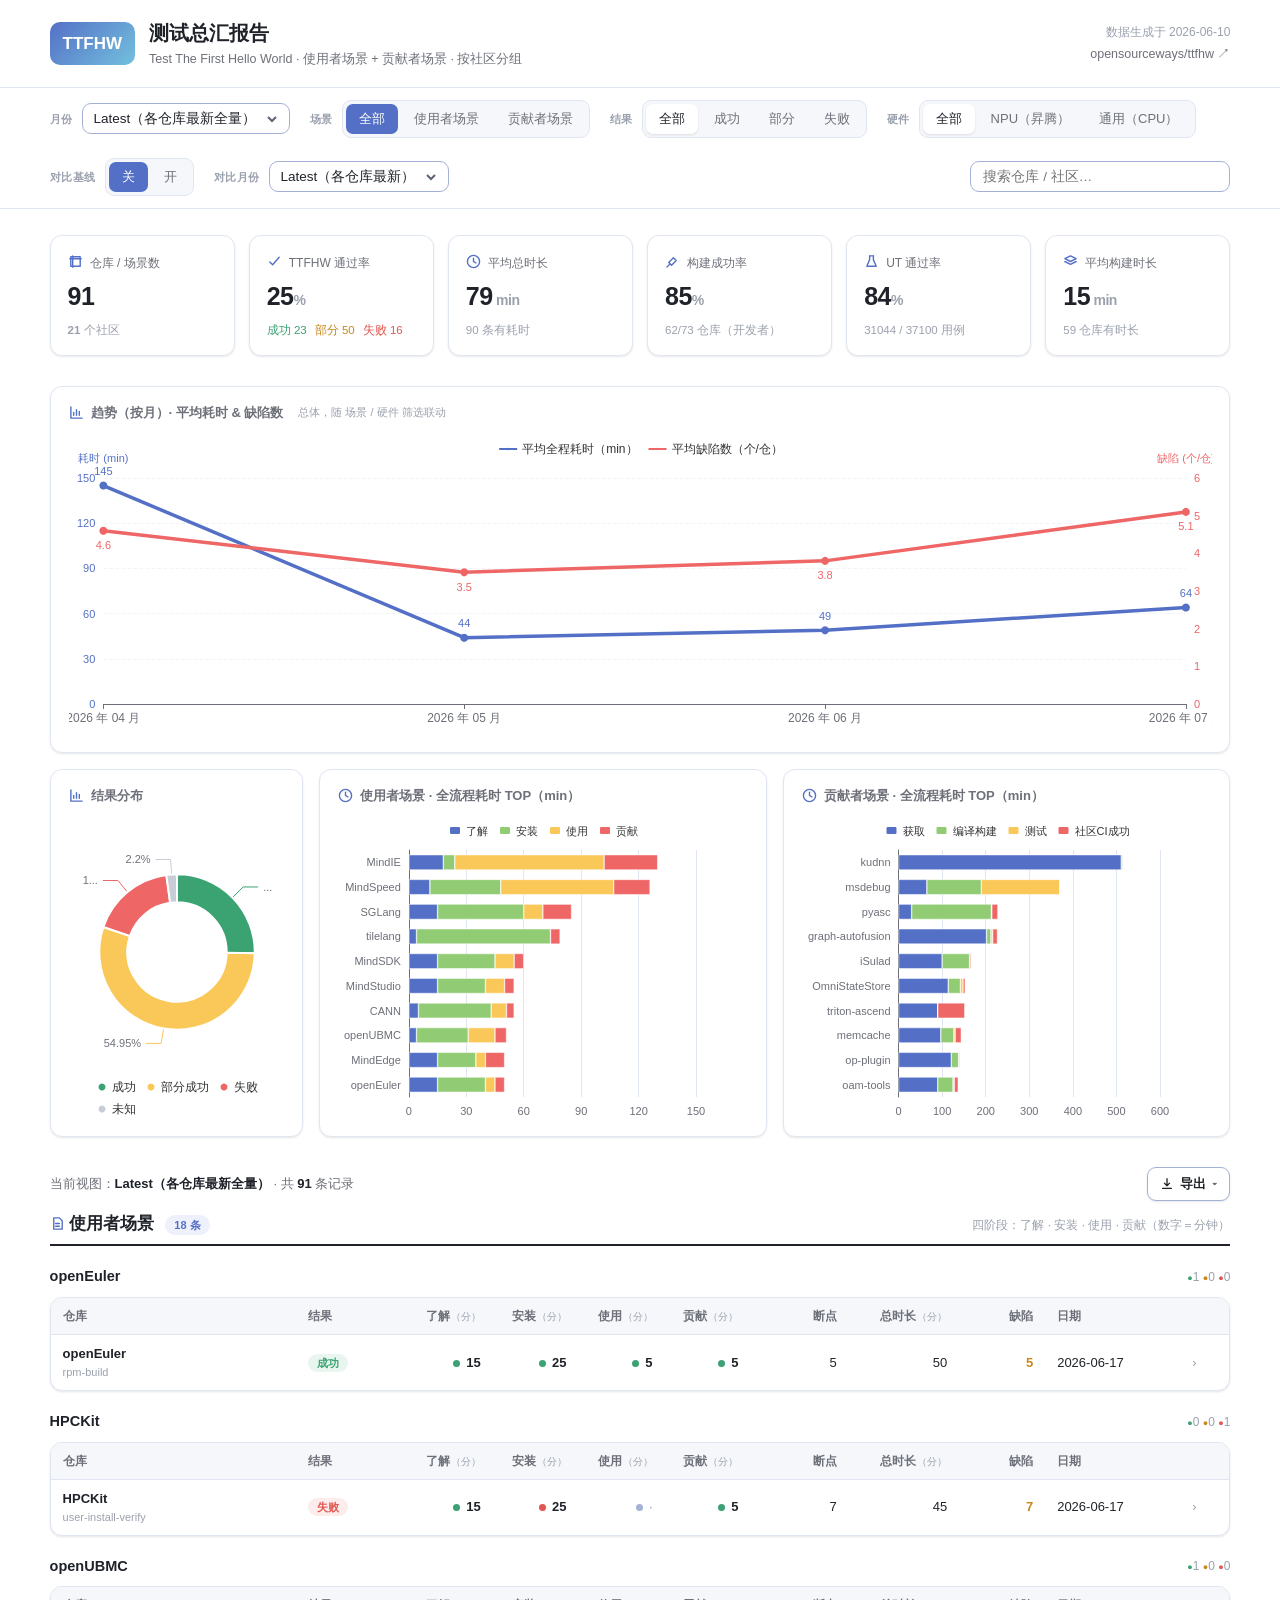
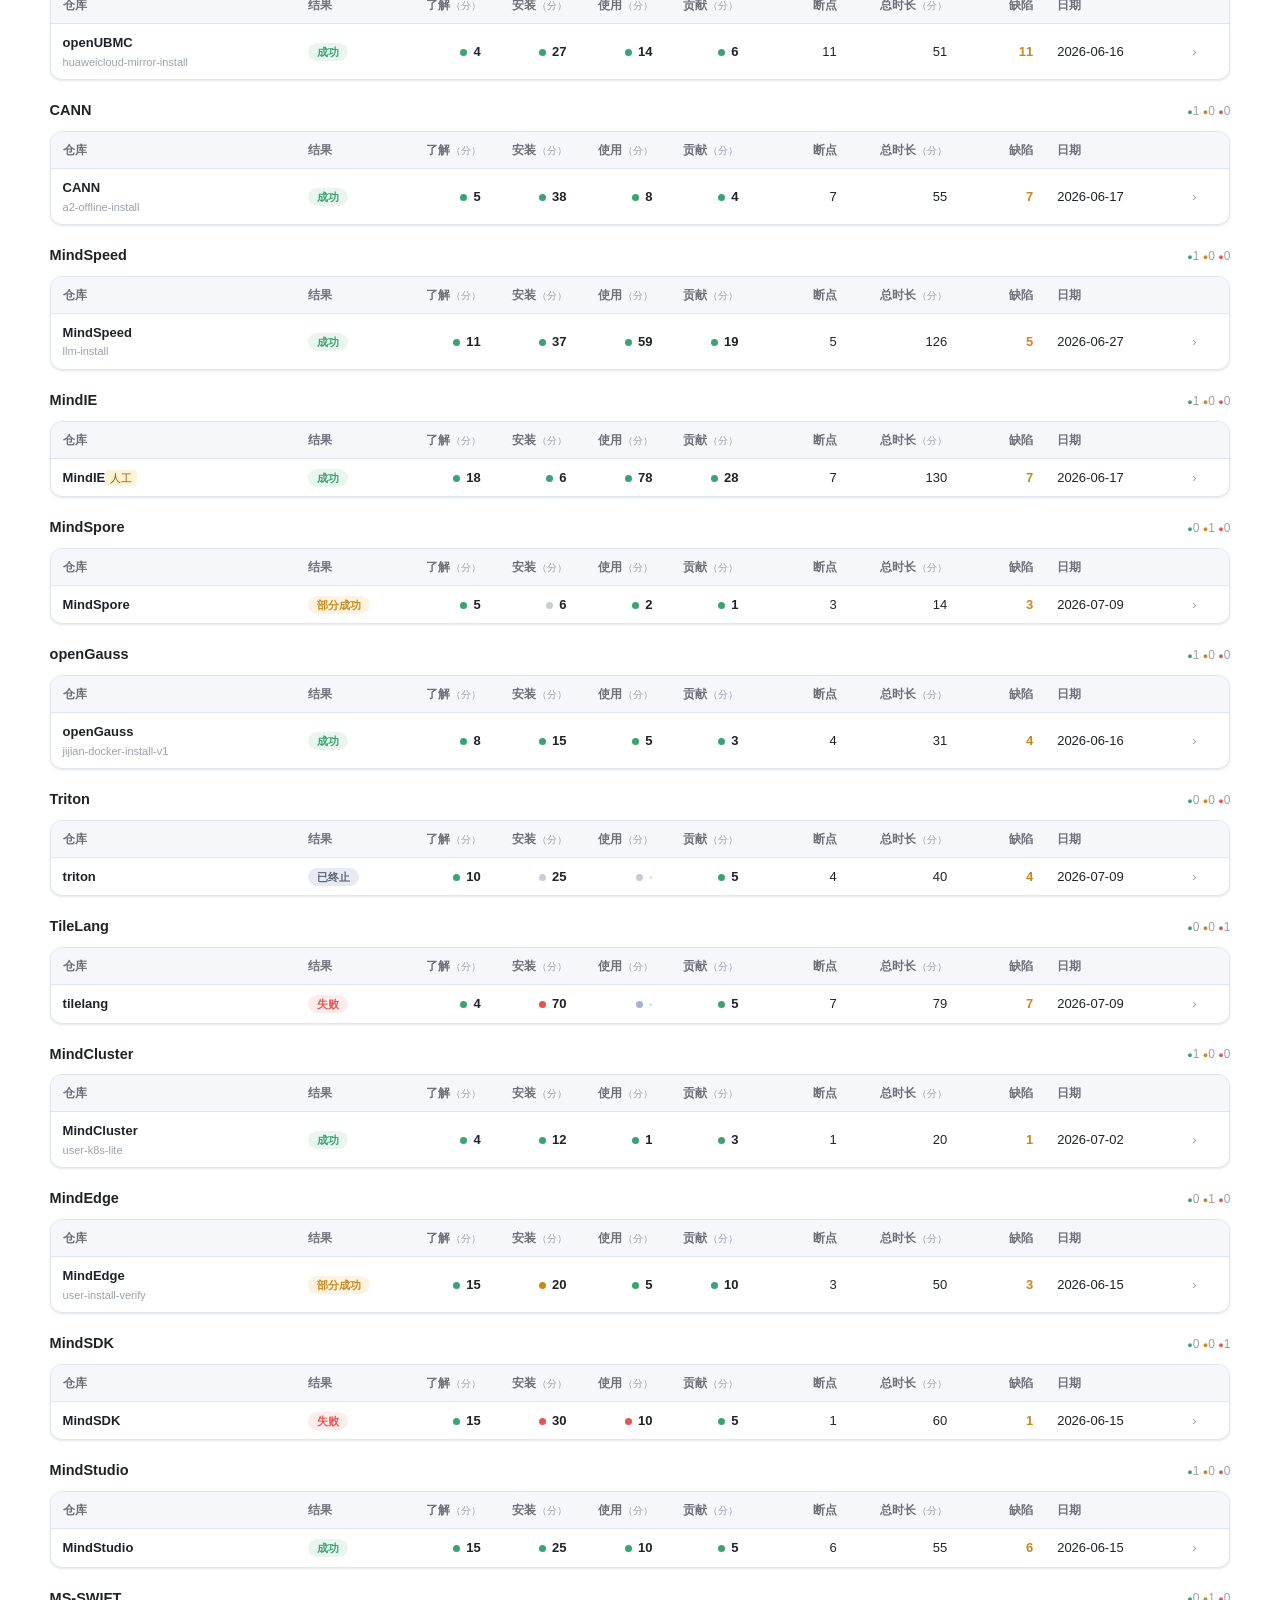
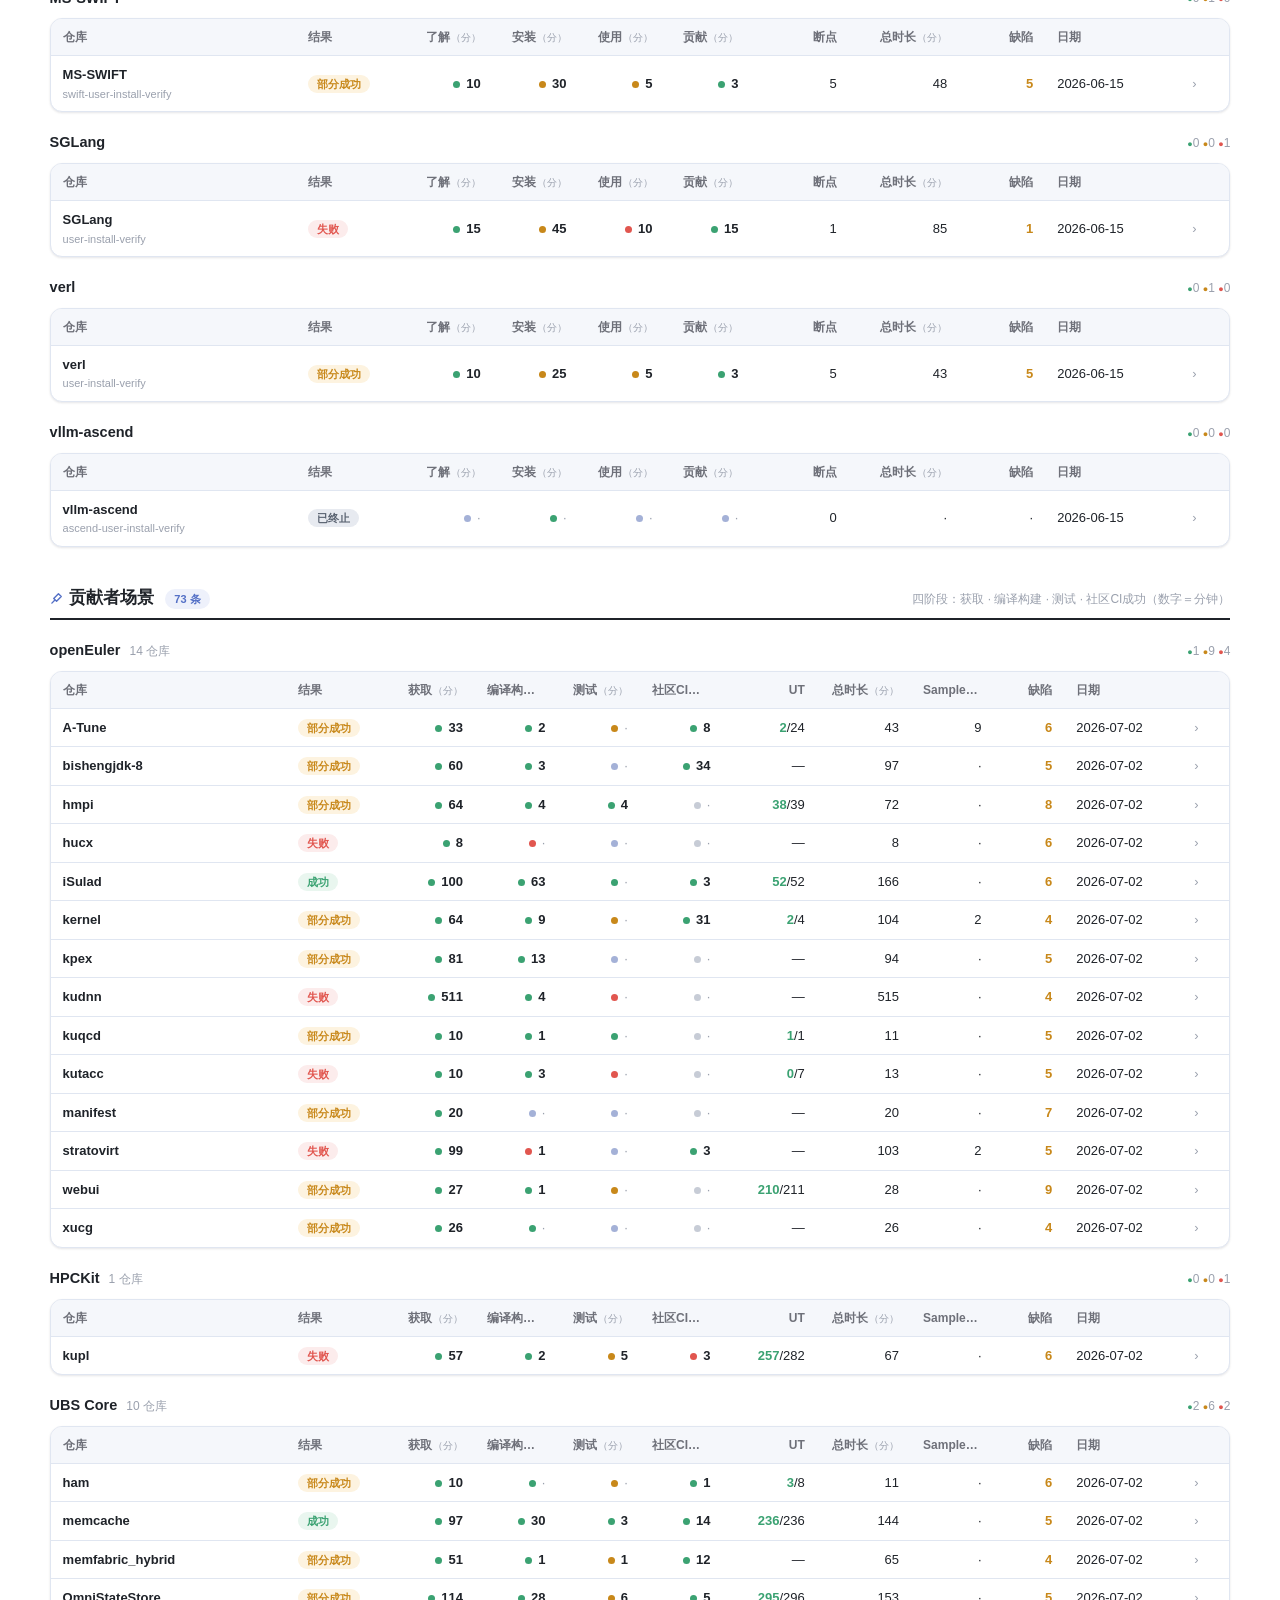
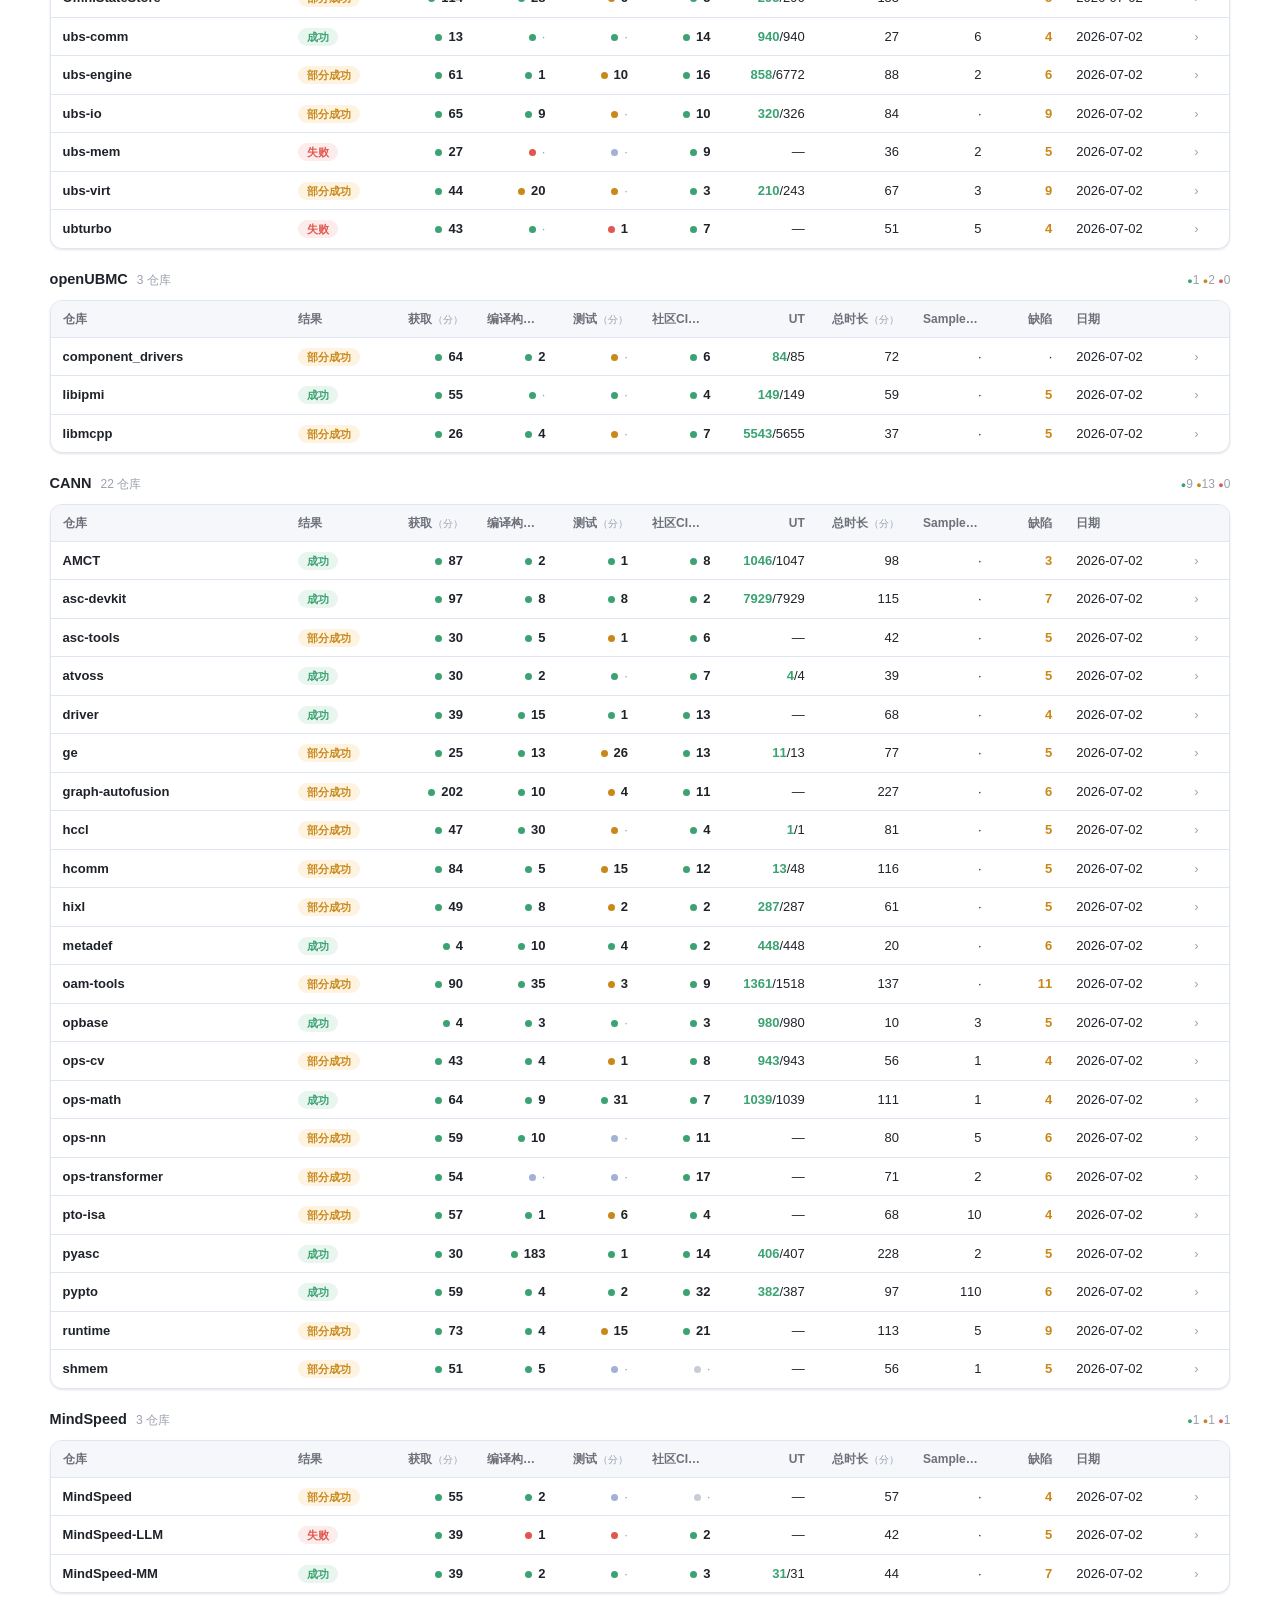
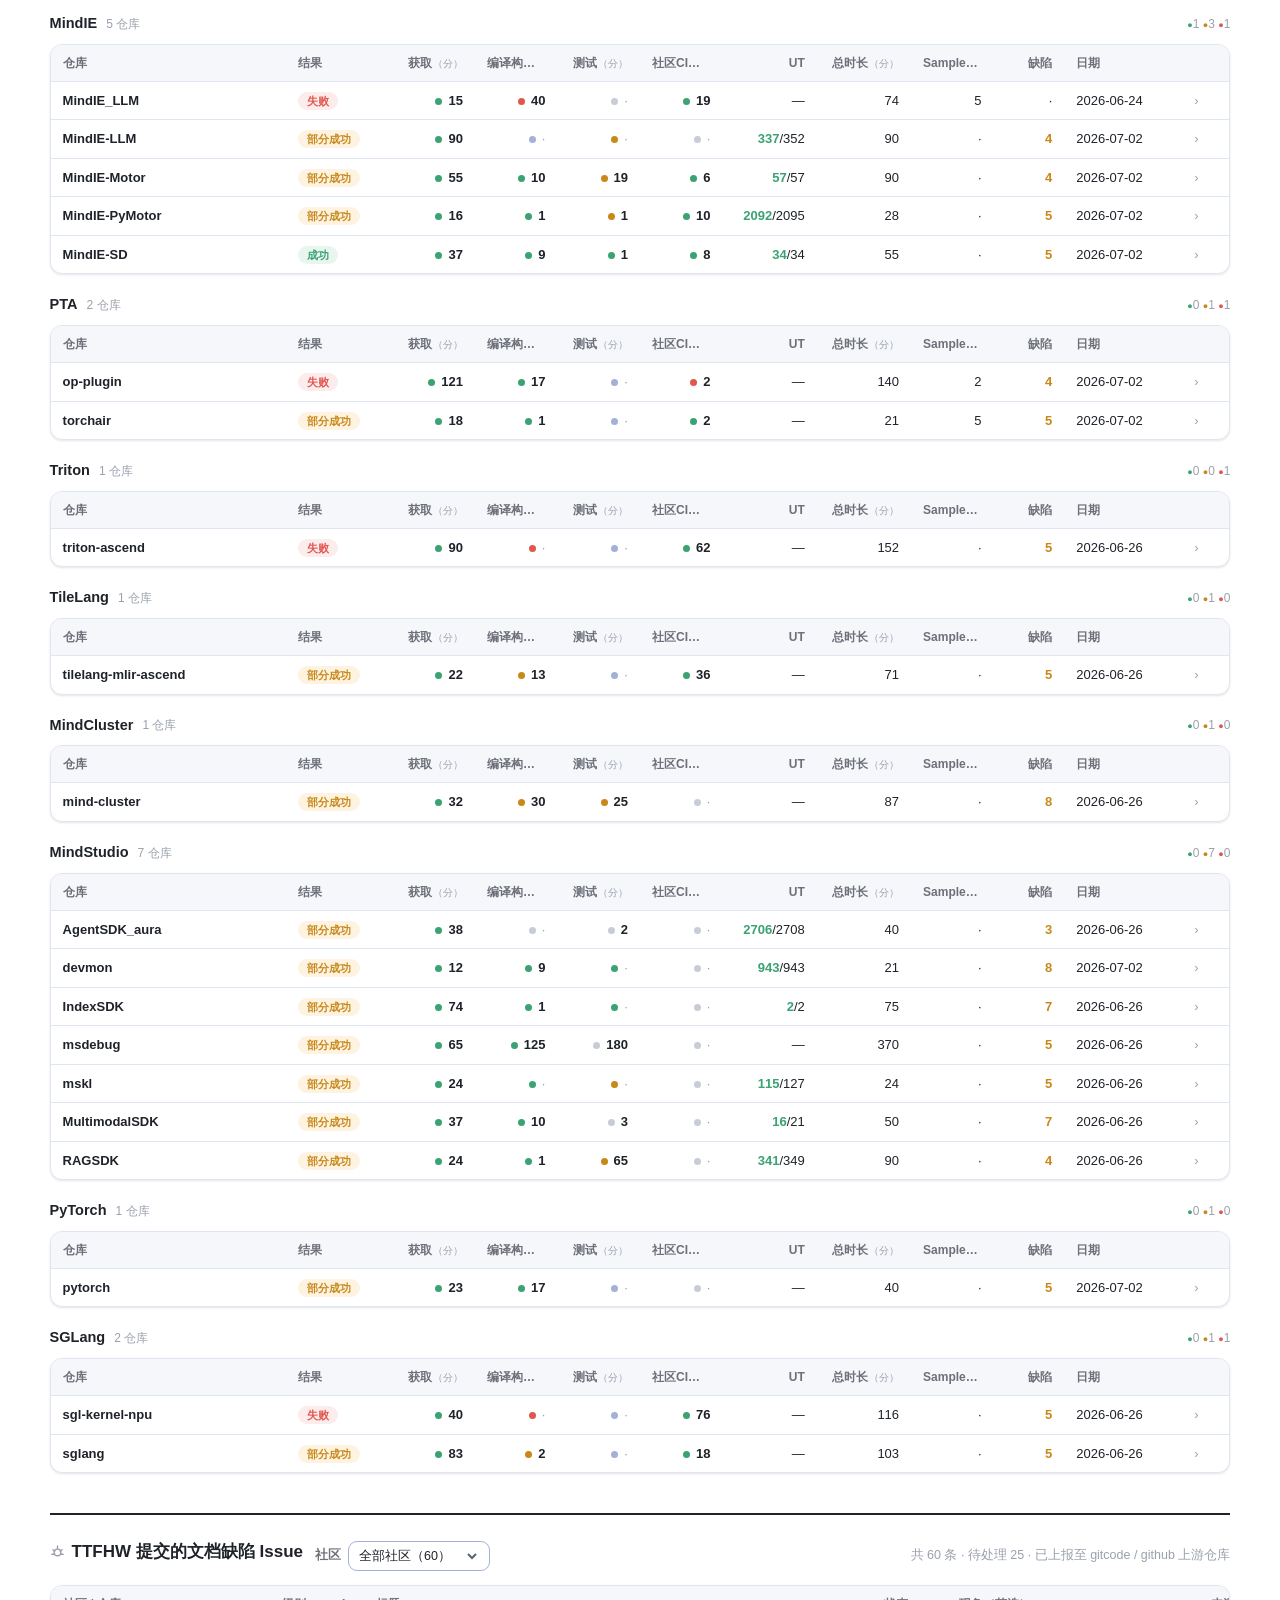
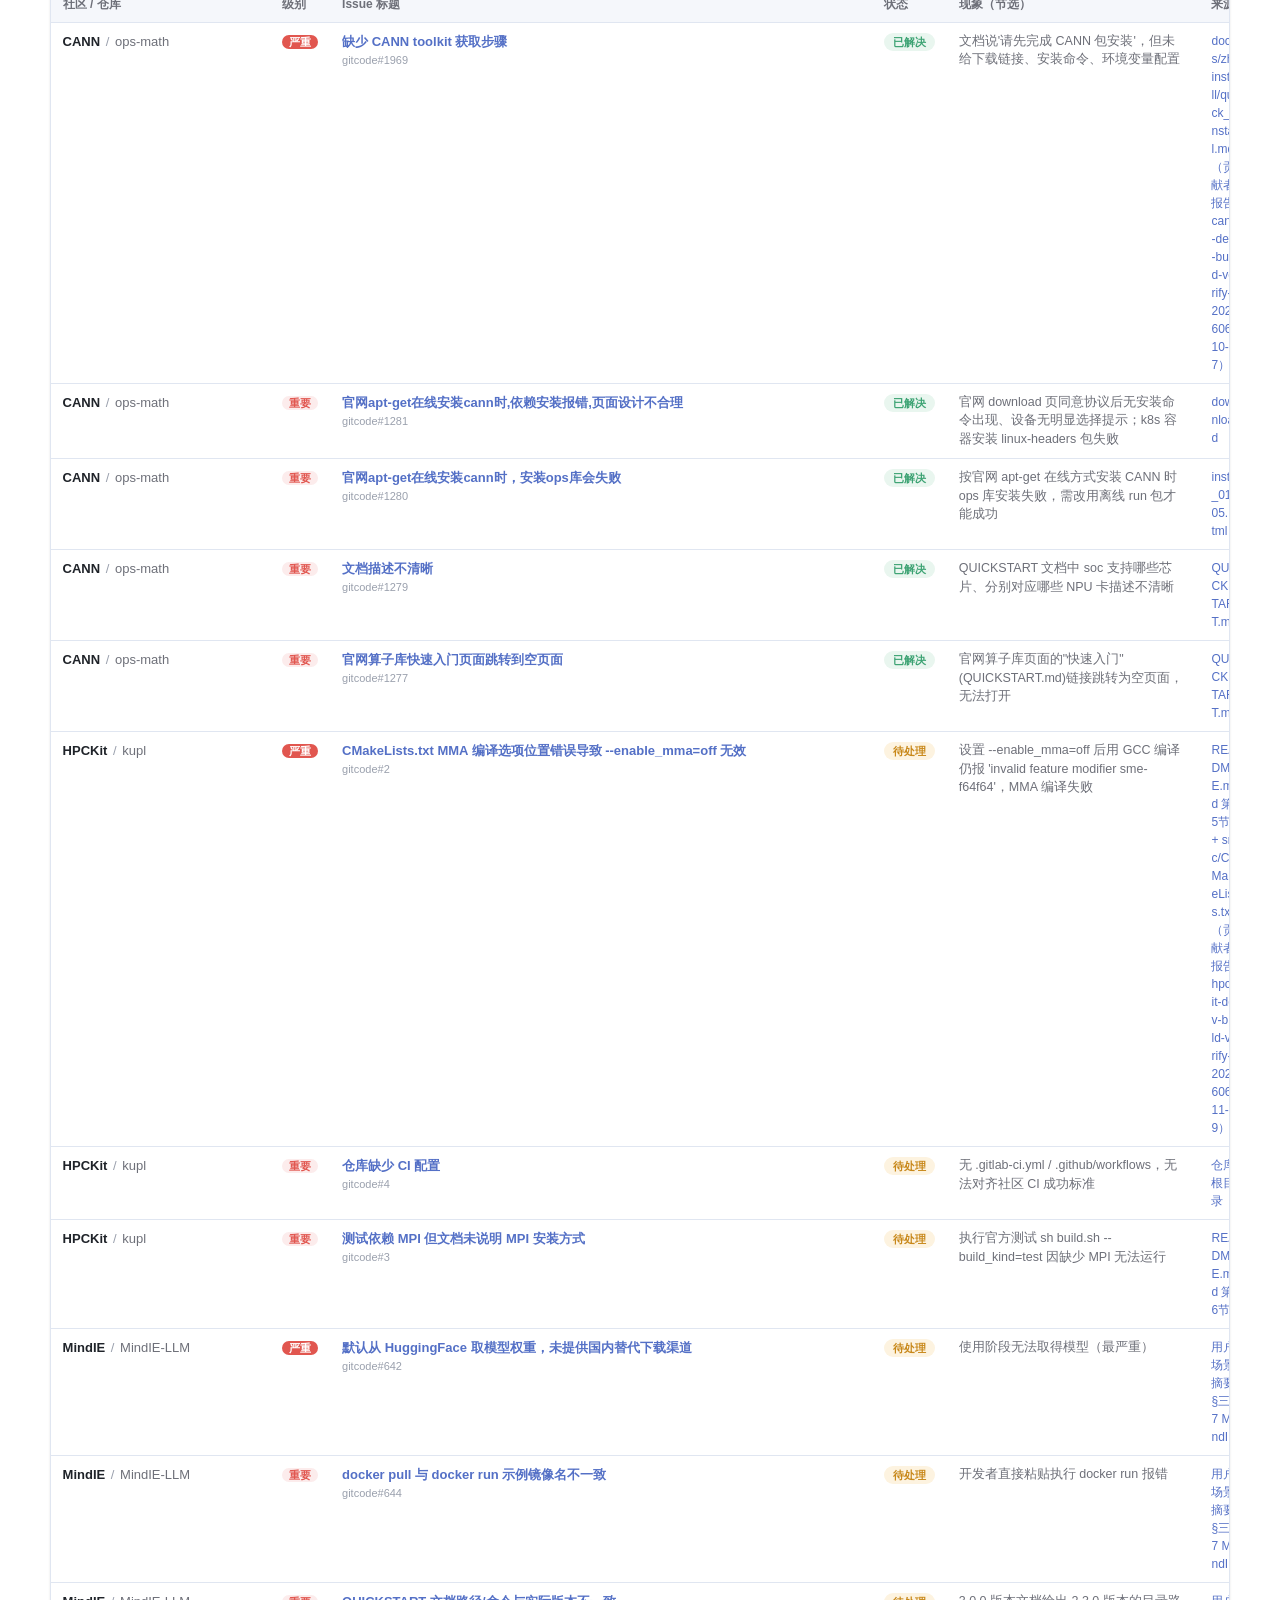
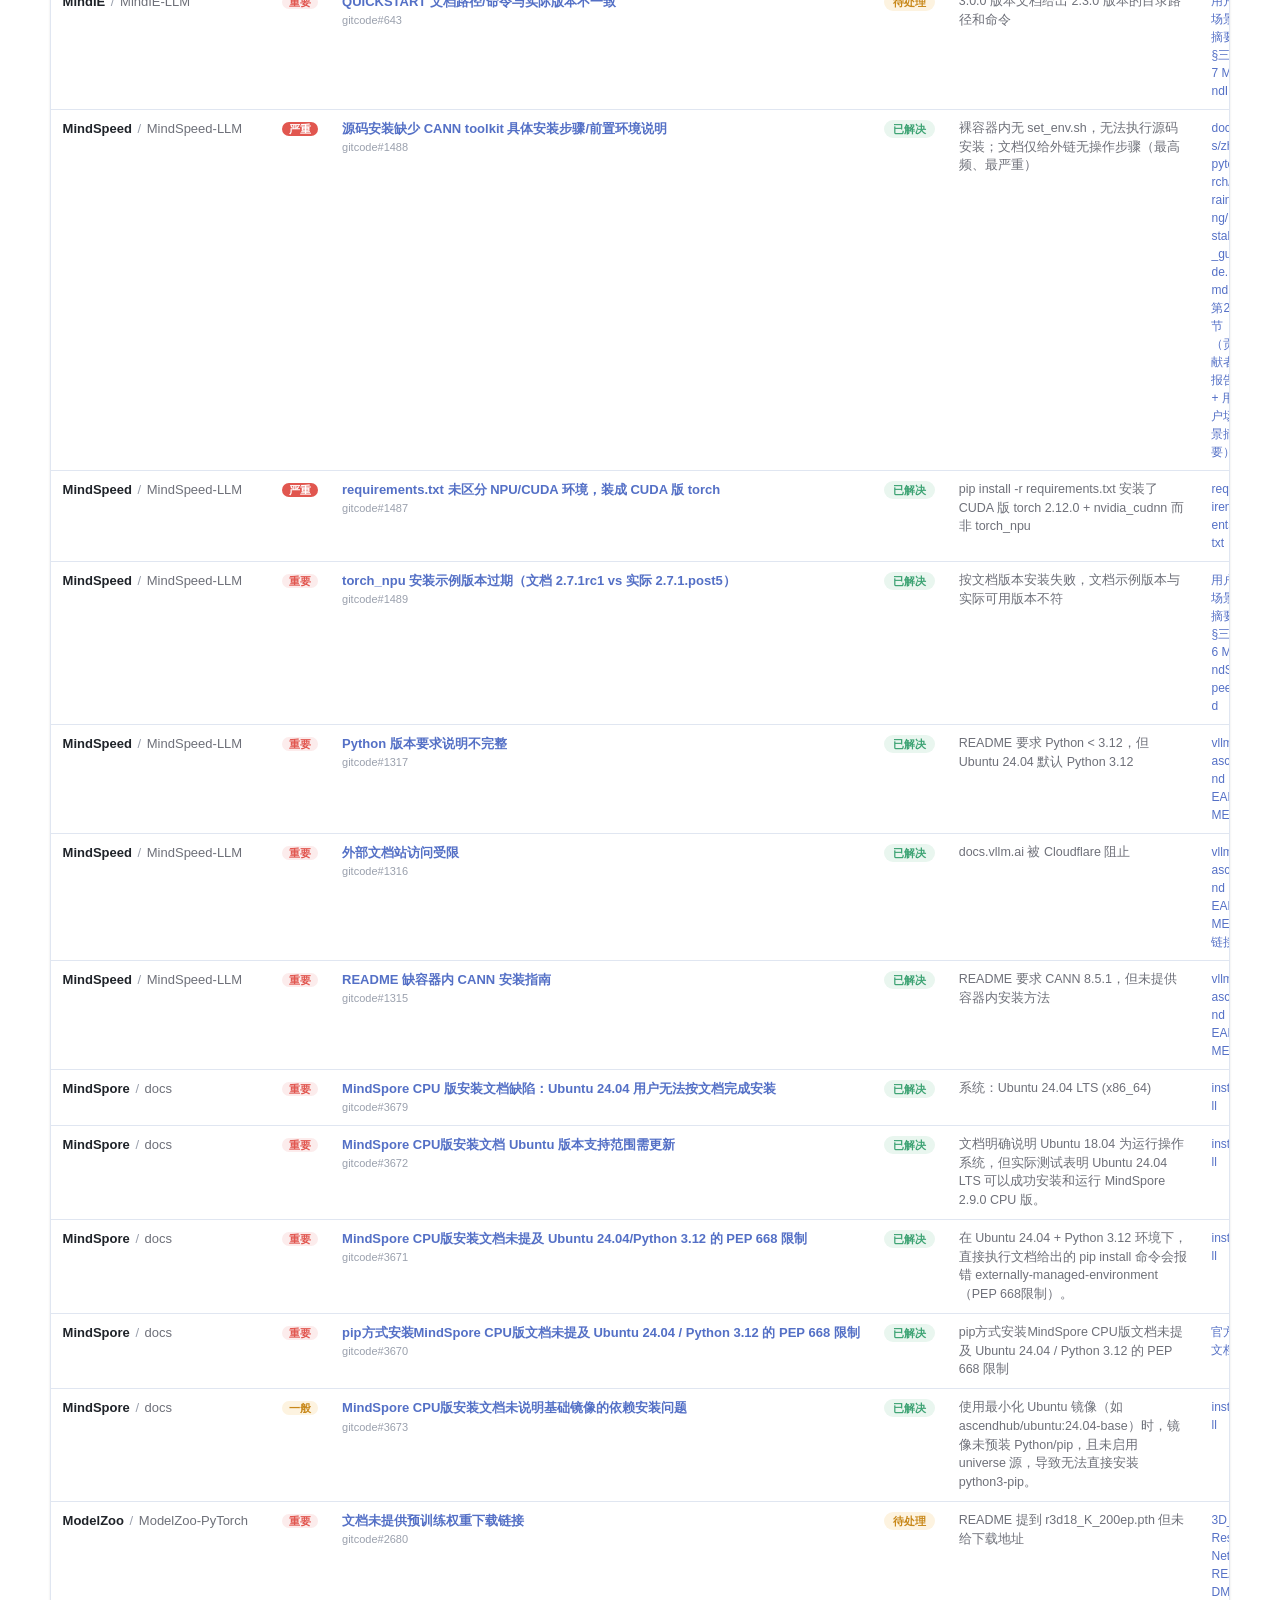
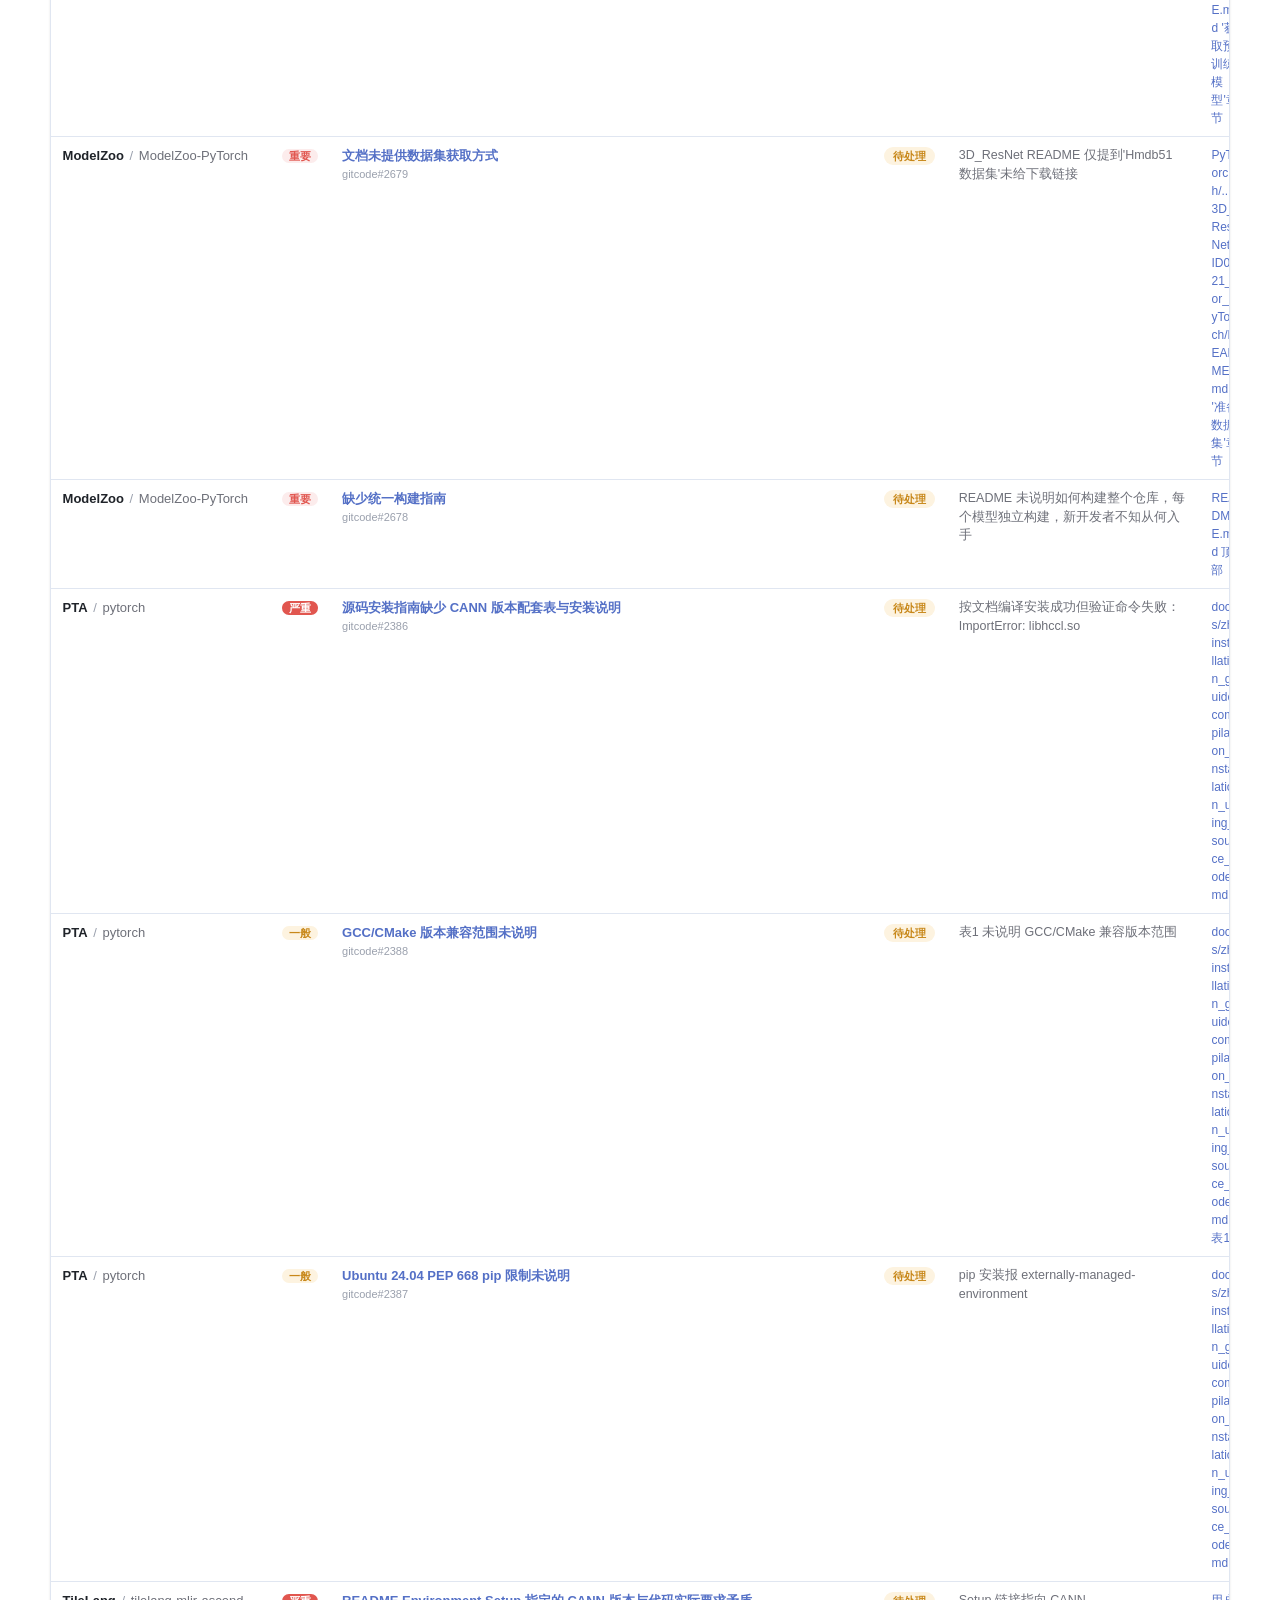
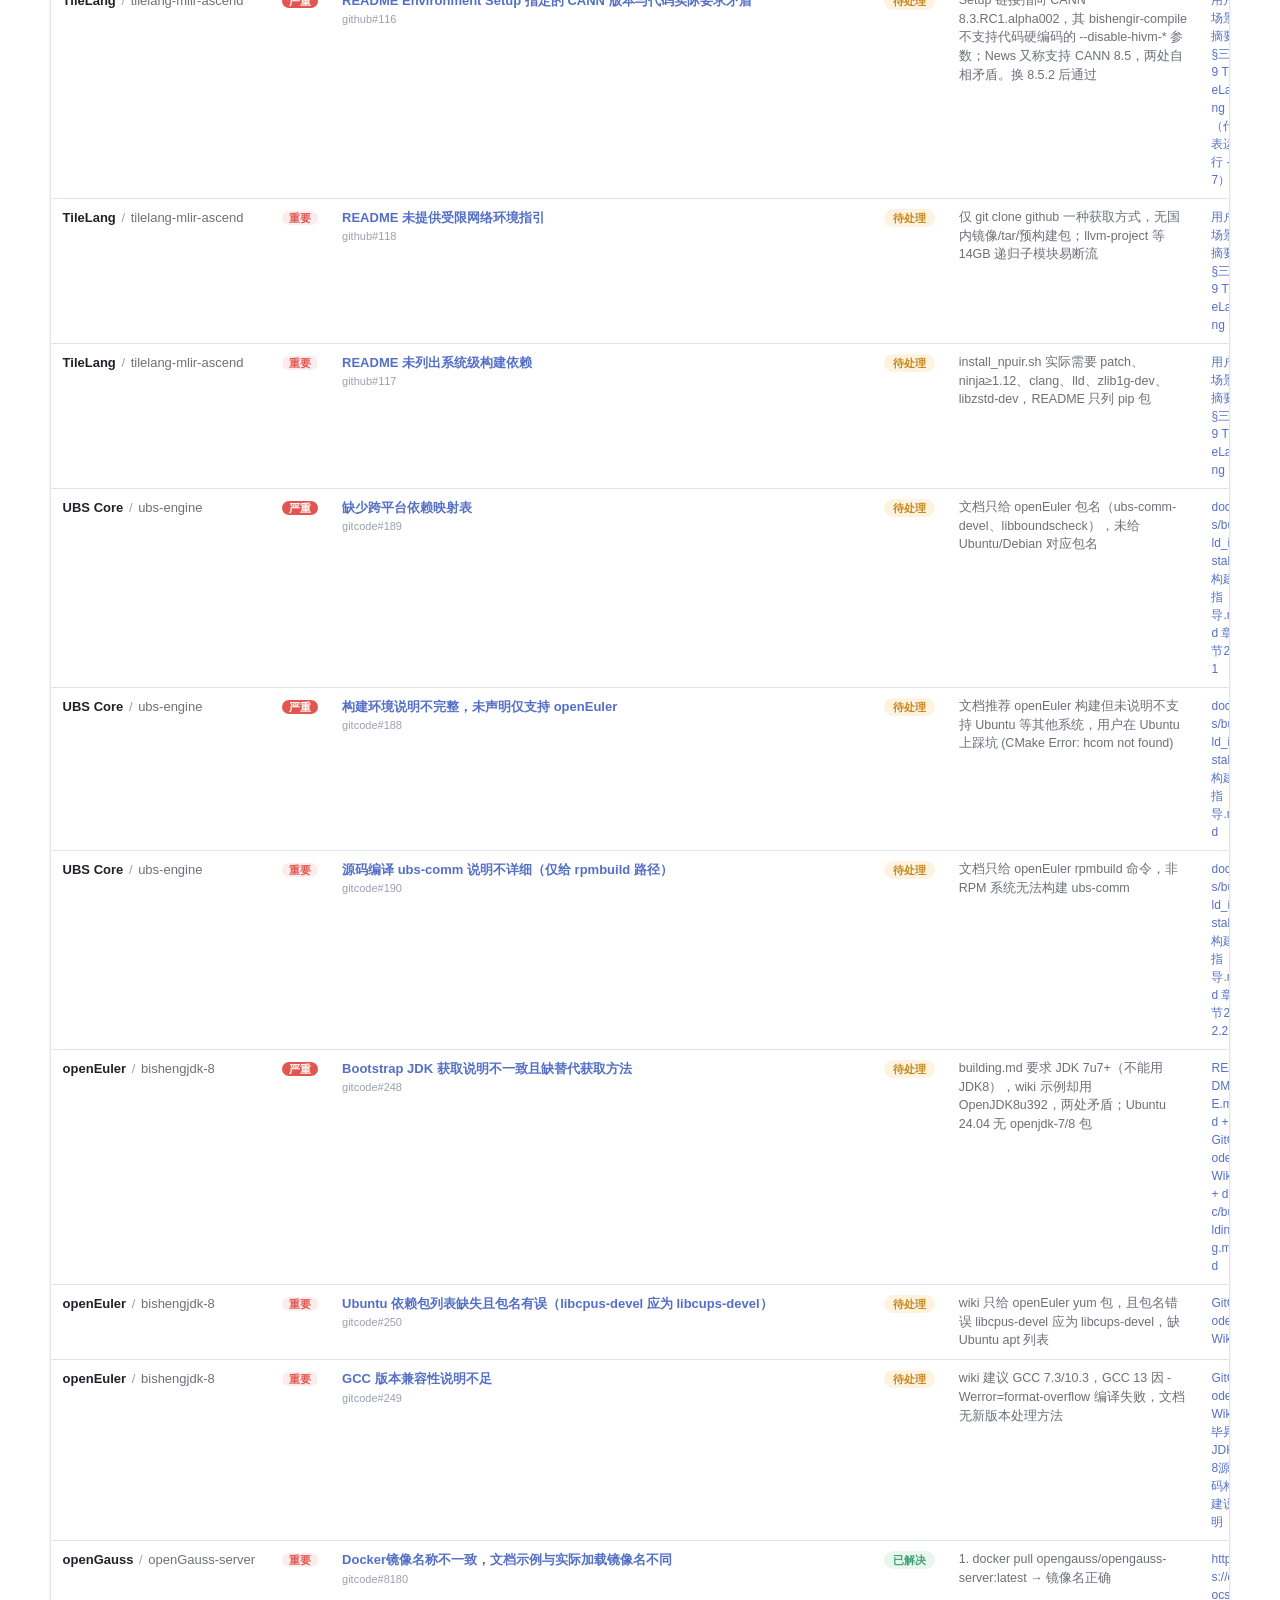
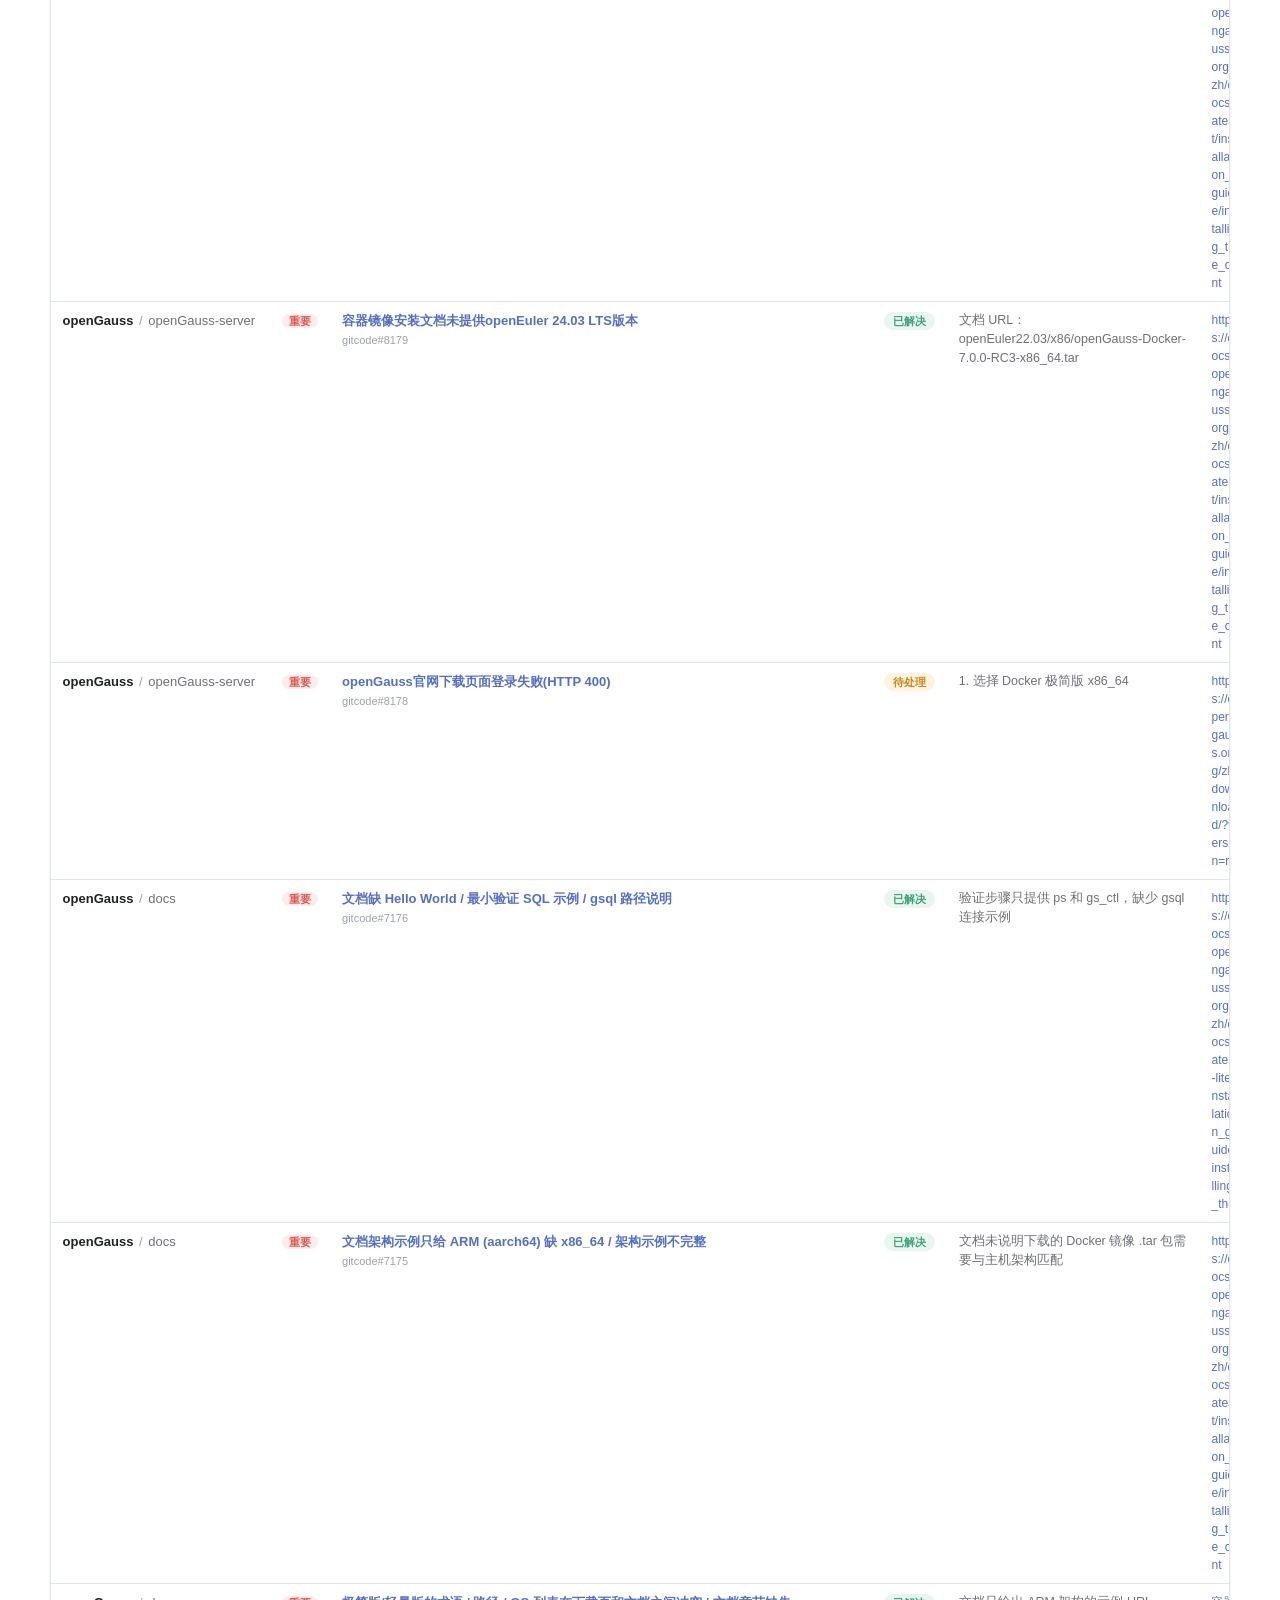
<file: index.html>
<!DOCTYPE html>
<html lang="zh-CN">
<head>
  <meta charset="UTF-8" />
  <meta name="viewport" content="width=device-width, initial-scale=1.0" />
  <title>TTFHW 测试总汇报告</title>
  <meta name="description" content="TTFHW —— 使用者场景 + 贡献者场景 文档可用性测试总汇报告，按社区分组、按月份筛选" />
  <script>
    // SPA 干净路径回退解码：404.html 把 /report/WSL_x 重定向到 /?/report/WSL_x，这里还原成 /report/WSL_x
    (function (l) {
      if (l.search[1] === "/") {
        var decoded = l.search.slice(1).split("&").map(function (s) { return s.replace(/~and~/g, "&"); }).join("?");
        window.history.replaceState(null, null, l.pathname.slice(0, -1) + decoded + l.hash);
      }
    }(window.location));
  </script>
  <link rel="stylesheet" href="./styles.css?v=20260708e" />
</head>
<body>
  <header class="site-header">
    <div class="header-inner">
      <div class="brand">
        <span class="logo">TTFHW</span>
        <div class="brand-text">
          <h1>测试总汇报告</h1>
          <p>Test The First Hello World · 使用者场景 + 贡献者场景 · 按社区分组</p>
        </div>
      </div>
      <div class="header-meta">
        <span id="genAt" class="gen-at"></span>
        <a class="repo-link" href="https://github.com/opensourceways/ttfhw" target="_blank" rel="noopener">opensourceways/ttfhw ↗</a>
      </div>
    </div>
  </header>

  <div class="controls">
    <div class="controls-inner">
      <div class="control-group">
        <label for="monthSel">月份</label>
        <select id="monthSel" class="select"></select>
      </div>
      <div class="control-group">
        <label>场景</label>
        <div id="scenarioTabs" class="tabs">
          <button class="tab active" data-scenario="all">全部</button>
          <button class="tab" data-scenario="user">使用者场景</button>
          <button class="tab" data-scenario="developer">贡献者场景</button>
        </div>
      </div>
      <div class="control-group">
        <label>结果</label>
        <div id="resultChips" class="chips">
          <button class="chip active" data-result="all">全部</button>
          <button class="chip" data-result="success">成功</button>
          <button class="chip" data-result="partial">部分</button>
          <button class="chip" data-result="failed">失败</button>
        </div>
      </div>
      <div class="control-group">
        <label>硬件</label>
        <div id="hwChips" class="chips">
          <button class="chip active" data-hw="all">全部</button>
          <button class="chip" data-hw="npu">NPU（昇腾）</button>
          <button class="chip" data-hw="cpu">通用（CPU）</button>
        </div>
      </div>
      <div class="control-group">
        <label>对比基线</label>
        <div id="cmpToggle" class="tabs">
          <button class="tab active" data-cmp="off">关</button>
          <button class="tab" data-cmp="on">开</button>
        </div>
      </div>
      <div class="control-group" id="cmpMonthGroup" hidden>
        <label for="cmpMonthSel">对比月份</label>
        <select id="cmpMonthSel" class="select"></select>
      </div>
      <div class="control-group grow">
        <input id="search" class="search" type="search" placeholder="搜索仓库 / 社区…" />
      </div>
    </div>
  </div>

  <main class="container">
    <section id="stats" class="stats"></section>
    <section id="charts" class="charts"></section>
    <div id="tableToolbar" class="table-toolbar">
      <div class="tt-left" id="ttInfo"></div>
      <div class="tt-right">
        <div class="export-wrap">
          <button id="exportBtn" class="btn-export" type="button"><svg viewBox="0 0 16 16" width="14" height="14" fill="none" stroke="currentColor" stroke-width="1.5" stroke-linecap="round" stroke-linejoin="round"><path d="M8 2v8M5 7l3 3 3-3M3 13h10"/></svg> 导出<span class="caret">▾</span></button>
          <div id="exportMenu" class="export-menu" hidden></div>
        </div>
      </div>
    </div>
    <div id="content"></div>
    <div id="empty" class="empty" hidden>当前筛选条件下没有数据。</div>
    <section id="issues" class="issues-section"></section>
  </main>

  <footer class="site-footer">
    <p>数据聚合自 <code>opensourceways/ttfhw</code>（使用者场景）与 <code>computing-ttfhw/ttfhw-report</code>（贡献者场景）。
       由 <code>tools/ttfhw/cli/build_report_site.py</code> 生成。</p>
  </footer>

  <script src="./vendor/echarts.min.js"></script>
  <script src="./app.js?v=20260708e"></script>
</body>
</html>
</file>
<file: styles.css>
:root {
  /* 配色对齐 ECharts 主题 metrics/v5.json：主蓝 #5470c6 / 绿 #3ba272 / 黄 #fac858 / 红 #ee6666 / 文字灰 #6E7079 / 边框 #E0E6F1 */
  --bg: #ffffff;
  --bg-soft: #f5f7fb;
  --bg-sub: #fafbfd;
  --border: #E0E6F1;
  --border-strong: #A4B1D7;
  --text: #1f2329;
  --text-dim: #6E7079;
  --text-faint: #9aa0ad;
  --accent: #5470c6;
  --accent-soft: #eef1fb;
  --success: #3ba272; --success-bg: #e9f6ef;
  --partial: #c8881a; --partial-bg: #fdf3e0;
  --failed: #e1564f;  --failed-bg: #fcecec;
  --notrun: #A4B1D7;  --notrun-bg: #eef1f7;
  --unknown:#c7ccd6;  --unknown-bg:#f2f4f8;
  --radius: 12px;
  --shadow: 0 1px 2px rgba(16,24,40,.05), 0 1px 3px rgba(16,24,40,.06);
  --shadow-md: 0 4px 16px -4px rgba(16,24,40,.12);
}
* { box-sizing: border-box; }
html { scroll-behavior: smooth; }
body {
  margin: 0; background: var(--bg); color: var(--text);
  font-family: -apple-system, BlinkMacSystemFont, "Segoe UI", "PingFang SC", "Microsoft YaHei", Roboto, Arial, sans-serif;
  -webkit-font-smoothing: antialiased; font-size: 14px; line-height: 1.5;
}
a { color: var(--accent); text-decoration: none; }
a:hover { text-decoration: underline; }
.mono { font-variant-numeric: tabular-nums; font-feature-settings: "tnum"; }

/* Header */
.site-header { border-bottom: 1px solid var(--border); background: var(--bg); }
.header-inner { max-width: min(1920px, 96vw); margin: 0 auto; padding: 18px 24px; display: flex; align-items: center; justify-content: space-between; gap: 16px; flex-wrap: wrap; }
.brand { display: flex; align-items: center; gap: 14px; }
.logo { font-weight: 800; font-size: 17px; padding: 9px 13px; border-radius: 10px; background: linear-gradient(135deg, #5470c6, #73c0de); color: #fff; }
.brand-text h1 { margin: 0; font-size: 20px; font-weight: 700; }
.brand-text p { margin: 2px 0 0; color: var(--text-dim); font-size: 12.5px; }
.header-meta { display: flex; flex-direction: column; align-items: flex-end; gap: 4px; }
.gen-at { color: var(--text-faint); font-size: 12px; }
.repo-link { color: var(--text-dim); font-size: 12.5px; }

/* Controls */
.controls { position: sticky; top: 0; z-index: 30; background: rgba(255,255,255,.9); backdrop-filter: blur(10px); border-bottom: 1px solid var(--border); }
.controls-inner { max-width: min(1920px, 96vw); margin: 0 auto; padding: 12px 24px; display: flex; align-items: center; gap: 20px; flex-wrap: wrap; }
.control-group { display: flex; align-items: center; gap: 9px; }
.control-group.grow { flex: 1; justify-content: flex-end; min-width: 160px; }
.control-group > label { color: var(--text-faint); font-size: 11px; text-transform: uppercase; letter-spacing: .5px; font-weight: 600; }
.select { appearance: none; background: var(--bg); color: var(--text); border: 1px solid var(--border-strong); border-radius: 9px; padding: 7px 32px 7px 11px; font-size: 13.5px; cursor: pointer;
  background-image: url("data:image/svg+xml,%3Csvg xmlns='http://www.w3.org/2000/svg' width='12' height='12' fill='none' stroke='%235b6472' stroke-width='2'%3E%3Cpath d='M2 4l4 4 4-4'/%3E%3C/svg%3E"); background-repeat: no-repeat; background-position: right 11px center; }
.select:hover { border-color: var(--accent); }
.tabs, .chips { display: flex; gap: 3px; background: var(--bg-soft); padding: 3px; border-radius: 9px; border: 1px solid var(--border); }
.tab, .chip { border: 0; background: transparent; color: var(--text-dim); padding: 6px 13px; border-radius: 7px; cursor: pointer; font-size: 13px; font-weight: 500; }
.tab:hover, .chip:hover { color: var(--text); }
.tab.active { background: var(--accent); color: #fff; }
.chip.active { background: #fff; color: var(--text); box-shadow: var(--shadow); }
.chip[data-result="success"].active { color: var(--success); }
.chip[data-result="partial"].active { color: var(--partial); }
.chip[data-result="failed"].active { color: var(--failed); }
.search { background: var(--bg); border: 1px solid var(--border-strong); color: var(--text); border-radius: 9px; padding: 7px 12px; font-size: 13.5px; width: 100%; max-width: 260px; }
.search:focus { outline: none; border-color: var(--accent); }

.container { max-width: min(1920px, 96vw); margin: 0 auto; padding: 26px 24px 70px; }

/* Stats dashboard */
.stats { display: grid; grid-template-columns: repeat(auto-fit, minmax(160px, 1fr)); gap: 14px; margin-bottom: 30px; }
.stat { background: var(--bg); border: 1px solid var(--border); border-radius: var(--radius); padding: 15px 17px; box-shadow: var(--shadow); }
.stat .v { font-size: 25px; font-weight: 750; letter-spacing: -.5px; }
.stat .v small { font-size: 14px; font-weight: 600; color: var(--text-faint); }
.stat .k { color: var(--text-dim); font-size: 12px; margin-top: 3px; }
.stat .sub { margin-top: 7px; font-size: 11.5px; color: var(--text-faint); display: flex; gap: 8px; flex-wrap: wrap; }
.stat .sub b { font-weight: 600; }
.s-succ { color: var(--success); } .s-part { color: var(--partial); } .s-fail { color: var(--failed); }

/* Scenario block */
.scenario-block { margin-bottom: 38px; }
.scenario-head { display: flex; align-items: baseline; gap: 11px; margin: 0 0 4px; padding-bottom: 8px; border-bottom: 2px solid var(--text); }
.scenario-head h2 { margin: 0; font-size: 17px; font-weight: 700; }
.scenario-head .pill { font-size: 11px; font-weight: 600; padding: 2px 9px; border-radius: 999px; background: var(--accent-soft); color: var(--accent); }
.scenario-head .legend { margin-left: auto; color: var(--text-faint); font-size: 12px; }

/* Community group */
.community { margin-top: 20px; }
.community-head { display: flex; align-items: center; gap: 9px; margin-bottom: 9px; }
.community-head .name { font-size: 14.5px; font-weight: 700; }
.community-head .count { color: var(--text-faint); font-size: 12px; }
.community-head .mini { margin-left: auto; font-size: 12px; color: var(--text-faint); }

/* Table */
.tbl-wrap { overflow-x: auto; border: 1px solid var(--border); border-radius: var(--radius); box-shadow: var(--shadow); background: var(--bg); }
table { width: 100%; border-collapse: collapse; font-size: 13px; min-width: 720px; }
thead th { background: var(--bg-soft); color: var(--text-dim); font-weight: 600; text-align: left; padding: 9px 12px; border-bottom: 1px solid var(--border); white-space: nowrap; font-size: 12px; }
thead th.num, tbody td.num { text-align: right; font-variant-numeric: tabular-nums; }
tbody td { padding: 9px 12px; border-bottom: 1px solid var(--border); white-space: nowrap; }
tbody tr { cursor: pointer; }
tbody tr:hover { background: var(--accent-soft); }
tbody tr:last-child td { border-bottom: 0; }
.ctbl { table-layout: fixed; }
.ctbl td, .ctbl th { overflow: hidden; text-overflow: ellipsis; }
.repo-cell { font-weight: 600; color: var(--text); white-space: nowrap; overflow: hidden; text-overflow: ellipsis; }
.repo-cell .scn { display: block; font-weight: 400; color: var(--text-faint); font-size: 11px; margin-top: 1px; }
.phase-cell { font-variant-numeric: tabular-nums; }
.phase-cell .m { font-weight: 600; }
.phase-cell .m.zero { color: var(--text-faint); font-weight: 400; }
.phase-cell::before { content: ""; display: inline-block; width: 7px; height: 7px; border-radius: 50%; margin-right: 6px; vertical-align: middle; background: var(--unknown); }
.phase-cell.success::before { background: var(--success); }
.phase-cell.partial::before { background: var(--partial); }
.phase-cell.failed::before  { background: var(--failed); }
.phase-cell.not_run::before { background: var(--notrun); }

.badge { font-size: 11px; font-weight: 600; padding: 3px 9px; border-radius: 999px; white-space: nowrap; }
.badge.success { color: var(--success); background: var(--success-bg); }
.badge.partial { color: var(--partial); background: var(--partial-bg); }
.badge.failed  { color: var(--failed);  background: var(--failed-bg); }
.badge.unknown { color: var(--text-dim); background: var(--unknown-bg); }
.badge.not_run { color: var(--notrun); background: var(--notrun-bg); }
.badge.terminated { color: #5b6472; background: #e7eaf0; }
.badge.manual { color: #8a5a00; background: #fff3d6; }
.repo-cell .scn.manual { display: inline-block; color: #8a5a00; background: #fff3d6; border-radius: 3px; padding: 0 5px; margin-top: 2px; }
.timeline .tl-row .tl-bp { justify-self: start; margin-left: 8px; font-size: 12px; color: var(--partial, #b06a00); font-variant-numeric: tabular-nums; }
.ut-pass { color: var(--success); font-weight: 600; }
.ut-fail { color: var(--failed); font-weight: 600; }
.defect-n { color: var(--partial); font-weight: 600; }
.link-arrow { color: var(--text-faint); }

.empty { text-align: center; color: var(--text-dim); padding: 60px 0; }

/* Detail page */
.detail { max-width: min(1320px, 92vw); margin: 0 auto; }
.back { display: inline-flex; align-items: center; gap: 6px; margin-bottom: 18px; font-size: 13.5px; }
.detail-head { display: flex; align-items: flex-start; gap: 14px; flex-wrap: wrap; padding-bottom: 18px; border-bottom: 1px solid var(--border); margin-bottom: 22px; }
.detail-head .dh-id h1 { margin: 0; font-size: 24px; }
.detail-head .dh-id .meta { color: var(--text-dim); font-size: 13px; margin-top: 6px; display: flex; gap: 12px; flex-wrap: wrap; }
.detail-head .dh-id .meta .cm { font-weight: 600; color: var(--text); }
.detail-head .spacer { flex: 1; }
.cards { display: grid; grid-template-columns: repeat(auto-fit, minmax(240px, 1fr)); gap: 16px; margin-bottom: 24px; }
.dcard { border: 1px solid var(--border); border-radius: var(--radius); padding: 16px 18px; background: var(--bg); box-shadow: var(--shadow); }
.dcard h3 { margin: 0 0 12px; font-size: 13px; text-transform: uppercase; letter-spacing: .5px; color: var(--text-faint); }
.kv { display: flex; justify-content: space-between; gap: 12px; padding: 5px 0; font-size: 13px; border-bottom: 1px dashed var(--border); }
.kv:last-child { border-bottom: 0; }
.kv .k { color: var(--text-dim); } .kv .val { font-weight: 600; text-align: right; word-break: break-word; }
.codeblock { background: var(--bg-soft); border: 1px solid var(--border); border-radius: 8px; padding: 10px 12px; font-family: ui-monospace, "Cascadia Code", Consolas, monospace; font-size: 12.5px; white-space: pre-wrap; word-break: break-all; color: #2a3550; margin-top: 6px; }
.errblock { background: var(--failed-bg); border-color: #f3c9c9; color: #8a2b2b; }

/* phase timeline (detail) */
.timeline { display: flex; flex-direction: column; gap: 8px; }
.tl-row { display: grid; grid-template-columns: 110px 70px 1fr; align-items: center; gap: 12px; }
.tl-row .tl-name { font-weight: 600; font-size: 13px; }
.tl-row .tl-min { font-variant-numeric: tabular-nums; color: var(--text-dim); font-size: 13px; }
.tl-bar { height: 8px; border-radius: 4px; background: var(--bg-soft); overflow: hidden; }
.tl-bar > i { display: block; height: 100%; border-radius: 4px; }
.bar-success { background: var(--success); } .bar-partial { background: var(--partial); } .bar-failed { background: var(--failed); } .bar-not_run, .bar-unknown { background: var(--notrun); }

.section { margin-bottom: 26px; }
.section > h2 { font-size: 15px; margin: 0 0 12px; }
.dtable { width: 100%; table-layout: fixed; border-collapse: collapse; font-size: 13px; border: 1px solid var(--border); border-radius: var(--radius); overflow: hidden; }
.dtable th { background: var(--bg-soft); text-align: left; padding: 8px 12px; font-size: 12px; color: var(--text-dim); border-bottom: 1px solid var(--border); }
.dtable td { padding: 8px 12px; border-bottom: 1px solid var(--border); vertical-align: top; white-space: normal; word-break: break-word; overflow-wrap: anywhere; }
.dtable tr:last-child td { border-bottom: 0; }
.lvl { font-size: 11px; font-weight: 600; padding: 1px 7px; border-radius: 999px; }
.lvl-重要 { color: var(--failed); background: var(--failed-bg); }
.lvl-一般 { color: var(--partial); background: var(--partial-bg); }
.lvl-提示 { color: var(--text-dim); background: var(--unknown-bg); }
.history-list { display: flex; flex-direction: column; gap: 6px; }
.hist { display: grid; grid-template-columns: 90px 60px 1fr 90px; gap: 12px; align-items: center; padding: 7px 12px; border: 1px solid var(--border); border-radius: 8px; font-size: 13px; cursor: pointer; }
.hist:hover { background: var(--accent-soft); }
.summary-text { background: var(--bg-soft); border-left: 3px solid var(--accent); padding: 12px 16px; border-radius: 0 8px 8px 0; color: var(--text-dim); font-size: 13.5px; }

.site-footer { border-top: 1px solid var(--border); }
.site-footer p { max-width: min(1920px, 96vw); margin: 0 auto; padding: 18px 24px; color: var(--text-faint); font-size: 12px; }
code { background: var(--bg-soft); padding: 1px 5px; border-radius: 4px; font-size: .92em; }
@media (max-width: 640px) { .control-group.grow { justify-content: flex-start; } .header-meta { align-items: flex-start; } }

/* ── icons ── */
.ico { vertical-align: -2px; color: var(--text-faint); flex-shrink: 0; }
.stat-h { display: flex; align-items: center; gap: 7px; color: var(--text-dim); }
.stat-h .ico { color: var(--accent); }
.stat-h .k { font-size: 12px; }
.stat .stat-h + .v { margin-top: 6px; }
.scenario-head h2 .ico, .section > h2 .ico, .chart-card h3 .ico, .dcard h3 .ico { color: var(--accent); }
.community-head .mini .s-succ, .community-head .mini .s-part, .community-head .mini .s-fail { font-size: 9px; }

/* ── charts ── */
.charts { display: grid; grid-template-columns: minmax(190px, 0.85fr) 1.5fr 1.5fr; align-items: start; gap: 16px; margin-bottom: 30px; }
.chart-card { background: var(--bg); border: 1px solid var(--border); border-radius: var(--radius); padding: 16px 18px; box-shadow: var(--shadow); min-width: 0; }
.chart-card h3 { margin: 0 0 14px; font-size: 13px; font-weight: 600; color: var(--text-dim); display: flex; align-items: center; gap: 7px; }
.donut-wrap { display: flex; align-items: center; gap: 16px; }
.donut-legend { display: flex; flex-direction: column; gap: 7px; }
.donut-legend .lg { font-size: 12.5px; color: var(--text-dim); display: flex; align-items: center; gap: 7px; }
.donut-legend .lg i { width: 10px; height: 10px; border-radius: 3px; display: inline-block; }
.donut-legend .lg b { color: var(--text); margin-left: 2px; }
.hbars, .pbars { display: flex; flex-direction: column; gap: 7px; }
.hbar { display: grid; grid-template-columns: 92px 1fr 56px; align-items: center; gap: 10px; cursor: pointer; font-size: 12.5px; }
.hbar:hover .hbar-l { color: var(--accent); }
.hbar-l { color: var(--text-dim); overflow: hidden; text-overflow: ellipsis; white-space: nowrap; }
.hbar-track, .pbar-track { height: 14px; background: var(--bg-soft); border-radius: 4px; overflow: hidden; }
.hbar-track > i, .pbar-track > i { display: block; height: 100%; border-radius: 4px; }
.hbar-v { text-align: right; color: var(--text); font-weight: 600; } .hbar-v small, .pbar-v small { color: var(--text-faint); font-weight: 400; }
.pbar-row { display: grid; grid-template-columns: 92px 1fr 56px; align-items: center; gap: 10px; font-size: 12.5px; }
.pbar-l { color: var(--text-dim); overflow: hidden; text-overflow: ellipsis; white-space: nowrap; }
.pbar-v { text-align: right; font-weight: 600; }

/* ── detail extras ── */
.badge.big { font-size: 13px; padding: 6px 14px; }
.dcard h3 { display: flex; align-items: center; gap: 7px; }
.detail-head .dh-id h1 { display: flex; align-items: center; gap: 8px; }
.dtable .src { color: var(--text-faint); font-size: 12px; }
.timeline .tl-row { grid-template-columns: 96px 64px 1fr 72px; }
.timeline .tl-row .ci-pr { grid-column: 2 / -1; justify-self: start; margin-top: 2px; font-size: 12px; font-variant-numeric: tabular-nums; color: var(--accent, #2f6feb); text-decoration: none; }
.timeline .tl-row .ci-pr:hover { text-decoration: underline; }
.ci-verdict { margin: 0 0 12px; padding: 10px 14px; border-radius: var(--radius); font-size: 13px; line-height: 1.6; }
.ci-verdict.ok { background: rgba(46, 160, 67, 0.12); border: 1px solid rgba(46, 160, 67, 0.4); }
.log-list { display: flex; flex-direction: column; gap: 0; border: 1px solid var(--border); border-radius: var(--radius); overflow: hidden; }
.log-row { display: flex; gap: 11px; padding: 10px 14px; border-bottom: 1px solid var(--border); }
.log-row:last-child { border-bottom: 0; }
.log-dot { width: 8px; height: 8px; border-radius: 50%; margin-top: 5px; flex-shrink: 0; background: var(--notrun); }
.log-row.ok .log-dot { background: var(--success); } .log-row.bad .log-dot { background: var(--failed); }
.log-body { min-width: 0; flex: 1; }
.log-step { font-weight: 600; font-size: 13px; }
.log-cmd { display: block; font-family: ui-monospace, Consolas, monospace; font-size: 12px; color: #2a3550; background: var(--bg-soft); padding: 4px 8px; border-radius: 6px; margin: 4px 0; word-break: break-all; }
.log-out { font-size: 12px; color: var(--text-dim); word-break: break-word; }
@media (max-width: 900px) { .charts { grid-template-columns: 1fr; } }

/* ── full report (rendered markdown / json) ── */
.full-report { border: 1px solid var(--border); border-radius: var(--radius); padding: 18px 22px; background: var(--bg); }
.full-report .md-h { margin: 16px 0 8px; line-height: 1.3; }
.full-report h1.md-h { font-size: 19px; } .full-report h2.md-h { font-size: 16px; border-bottom: 1px solid var(--border); padding-bottom: 5px; }
.full-report h3.md-h { font-size: 14px; } .full-report h4.md-h { font-size: 13px; color: var(--text-dim); }
.full-report .md-p { margin: 7px 0; color: var(--text); font-size: 13.5px; line-height: 1.7; }
.full-report .md-ul, .full-report .md-ol { margin: 7px 0; padding-left: 22px; }
.full-report .md-ul li, .full-report .md-ol li { margin: 4px 0; font-size: 13.5px; line-height: 1.65; }
.full-report .md-q { margin: 8px 0; padding: 6px 14px; border-left: 3px solid var(--accent); background: var(--bg-soft); color: var(--text-dim); border-radius: 0 6px 6px 0; }
.full-report .md-code { background: #0f172a; color: #e2e8f0; padding: 12px 14px; border-radius: 8px; font-family: ui-monospace, Consolas, monospace; font-size: 12px; overflow-x: auto; line-height: 1.5; }
.full-report .md-table { width: 100%; border-collapse: collapse; margin: 10px 0; font-size: 12.5px; }
.full-report .md-table th, .full-report .md-table td { border: 1px solid var(--border); padding: 6px 10px; text-align: left; vertical-align: top; }
.full-report .md-table th { background: var(--bg-soft); }
.full-report code { background: var(--bg-soft); padding: 1px 5px; border-radius: 4px; font-size: 12px; color: #b4317a; }
.full-report hr { border: 0; border-top: 1px solid var(--border); margin: 14px 0; }
.full-report .json-dump { font-family: ui-monospace, Consolas, monospace; font-size: 12px; white-space: pre; color: #1f2d3d; margin: 0; }
.dtable td strong { color: var(--failed); }

/* defect jump-to-report + hints */
.section > h2 .hint, .chart-card h3 .hint { font-size: 11px; font-weight: 400; color: var(--text-faint); margin-left: 8px; }
tr.jumpable { cursor: pointer; }
tr.jumpable:hover { background: var(--accent-soft); }
tr.jumpable td:first-child::after { content: " ↓"; color: var(--accent); font-size: 11px; }
.full-report .md-h.flash { background: #fff7d6; transition: background .4s; border-radius: 6px; padding: 2px 6px; }
.lvl-严重 { color: #fff; background: var(--failed); }

/* ECharts 容器 */
.echart { width: 100%; height: 300px; }
.charts .chart-card { display: flex; flex-direction: column; }
.echart.tall { height: 300px; }

/* ── 底部 TTFHW issue 表 ── */
.issues-section { margin-top: 40px; padding-top: 24px; border-top: 2px solid var(--text); }
.issues-head { display: flex; align-items: baseline; gap: 12px; margin-bottom: 14px; flex-wrap: wrap; }
.issues-head h2 { margin: 0; font-size: 17px; font-weight: 700; display: flex; align-items: center; gap: 7px; }
.issues-filter { display: flex; align-items: center; gap: 7px; }
.issues-filter label { color: var(--text-dim); font-size: 12.5px; font-weight: 600; }
.issues-filter .select { height: 30px; padding: 0 26px 0 10px; font-size: 12.5px; }
.issues-meta { color: var(--text-faint); font-size: 12.5px; margin-left: auto; }
.issues-section table { min-width: 880px; }
.issues-section .issue-title a { font-weight: 600; }
.issues-section .issue-plat { display: block; color: var(--text-faint); font-size: 11px; margin-top: 1px; font-variant-numeric: tabular-nums; }
.issues-section .issue-sym { white-space: normal; max-width: 340px; color: var(--text-dim); font-size: 12.5px; }
.issues-section .issue-src { white-space: normal; max-width: 200px; color: var(--text-faint); font-size: 12px; word-break: break-all; }
.issues-section td { vertical-align: top; }
.issues-section .issue-cr { white-space: nowrap; }
.issues-section .issue-comm { font-weight: 600; color: var(--text); }
.issues-section .issue-sep { color: var(--text-faint); margin: 0 2px; }
.issues-section .issue-repo { color: var(--text-dim); }
.empty.mini { padding: 28px 8px; font-size: 12.5px; color: var(--text-faint); text-align: center; }
.issues-section .lvl-严重 { color: #fff; background: var(--failed); }
.detail-head .json-path { width: 100%; margin-top: 6px; font-size: 12px; color: var(--text-dim); }
.detail-head .json-path code { font-size: 12px; word-break: break-all; color: var(--accent, #2f6feb); }
.detail-head .json-path a { text-decoration: none; }
.detail-head .json-path a:hover code { text-decoration: underline; }
.detail .section h3 { margin: 16px 0 7px; font-size: 13px; font-weight: 700; color: var(--accent); display: flex; align-items: center; gap: 7px; }
.detail .section h3::before { content: ""; width: 3px; height: 13px; background: var(--accent); border-radius: 2px; }
.detail .sub-h { margin: 12px 0 5px; font-size: 12.5px; font-weight: 600; color: var(--text-dim); }
.dtable.kv td:first-child { color: var(--text-dim); font-weight: 500; background: var(--bg-sub); white-space: nowrap; width: 26%; }
.sec-loading { color: var(--text-faint); font-size: 13px; padding: 8px 0; }
.gap-list { margin: 4px 0 0; padding-left: 22px; }
.gap-list li { margin: 0 0 13px; }
.gap-list li::marker { color: var(--accent); font-weight: 700; }
.gap-list .gap-t { font-weight: 600; color: var(--text); }
.gap-list .gap-b { margin-top: 4px; color: var(--text-dim); white-space: pre-wrap; line-height: 1.55; }
.gap-list .src { margin-top: 4px; font-size: 11.5px; color: var(--text-faint); }
.log-out.err { color: var(--failed); }
.tl-res.success { color: var(--success); } .tl-res.failed { color: var(--failed); } .tl-res.partial { color: var(--partial); }
.json-dump { max-height: 560px; overflow: auto; background: var(--bg-soft); border: 1px solid var(--border); border-radius: 8px; padding: 14px; font-size: 12px; line-height: 1.55; white-space: pre; color: var(--text); }

/* ══ 630 基线对比 + 导出工具条 ══════════════════════════════════════════ */
.table-toolbar { display: flex; align-items: center; justify-content: space-between; gap: 12px; flex-wrap: wrap; margin: 4px 0 10px; }
.tt-left { font-size: 13px; color: var(--text-dim); line-height: 1.5; }
.tt-left b { color: var(--text); font-weight: 600; }
.tt-left a { color: var(--accent); text-decoration: none; }
.tt-left a:hover { text-decoration: underline; }
.cmp-vs { color: var(--accent); font-weight: 700; margin: 0 2px; }
.cmp-legend { color: var(--text-faint); font-size: 12px; }
.cmp-legend .lg { padding: 1px 6px; border-radius: 6px; margin-left: 4px; font-weight: 600; }
.cmp-legend .lg.good { color: var(--success); background: var(--success-bg); }
.cmp-legend .lg.bad { color: var(--failed); background: var(--failed-bg); }

/* 导出按钮 + 菜单 */
.export-wrap { position: relative; }
.btn-export { display: inline-flex; align-items: center; gap: 6px; font-size: 13px; font-weight: 600; color: var(--text); background: var(--bg); border: 1px solid var(--border-strong); border-radius: 9px; padding: 7px 12px; cursor: pointer; box-shadow: var(--shadow); transition: background .15s, border-color .15s; }
.btn-export:hover { background: var(--bg-soft); border-color: var(--accent); }
.btn-export.open { border-color: var(--accent); background: var(--accent-soft); }
.btn-export .caret { font-size: 10px; color: var(--text-dim); }
.export-menu { position: absolute; right: 0; top: calc(100% + 6px); z-index: 30; min-width: 240px; background: var(--bg); border: 1px solid var(--border); border-radius: 10px; box-shadow: var(--shadow-md); padding: 6px; }
.export-item { display: flex; align-items: center; gap: 8px; width: 100%; text-align: left; font-size: 13px; color: var(--text); background: none; border: 0; border-radius: 7px; padding: 9px 10px; cursor: pointer; }
.export-item:hover { background: var(--accent-soft); color: var(--accent); }
.export-item .ico { color: var(--text-dim); }

/* 对比表单元格：左基线 → 右对比，箭头/差值上色 */
.cmp-tbl th .th-sub { display: block; font-size: 10px; font-weight: 400; color: var(--text-faint); margin-top: 1px; }
td.cmp { white-space: nowrap; vertical-align: middle; }
.cmp-pair { display: inline-flex; align-items: center; gap: 4px; }
.cmp-pair.res { gap: 3px; }
.cmp-b, .cmp-c { font-variant-numeric: tabular-nums; }
.cmp-b { color: var(--text-faint); }
.cmp-c { color: var(--text); font-weight: 600; }
.cmp-b.win, .cmp-c.win { font-weight: 800; }
.cmp-c.win { color: var(--success); }
.cmp-b.win { color: var(--failed); }
.cmp-sep { color: var(--text-faint); font-size: 11px; }
.cmp-delta { display: inline-block; margin-left: 6px; font-size: 11px; font-weight: 700; padding: 1px 5px; border-radius: 6px; font-variant-numeric: tabular-nums; }
.cmp-delta.good { color: var(--success); background: var(--success-bg); }
.cmp-delta.bad { color: var(--failed); background: var(--failed-bg); }
.cmp-delta.flat { color: var(--text-faint); background: var(--bg-soft); }
.cmp-na { color: var(--text-faint); }
.mini-link { font-size: 10px; color: var(--accent); text-decoration: none; margin-left: 4px; white-space: nowrap; }
.mini-link:hover { text-decoration: underline; }
.cmp-note { margin: 12px 2px 0; padding: 10px 12px; font-size: 12px; line-height: 1.7; color: var(--text-dim); background: var(--bg-soft); border: 1px solid var(--border); border-radius: 9px; }
.cmp-note code { background: var(--bg); border: 1px solid var(--border); border-radius: 5px; padding: 0 4px; margin: 0 1px; font-size: 11px; }
#monthSel:disabled { opacity: .5; cursor: not-allowed; }
@media (max-width: 720px) { .cmp-legend { display: block; margin-top: 3px; } .table-toolbar { align-items: flex-start; } }
.th-unit { font-weight: 400; font-size: 10px; color: var(--text-faint); margin-left: 1px; white-space: nowrap; }
.hist-desc { min-width: 0; overflow: hidden; text-overflow: ellipsis; white-space: nowrap; color: var(--text-dim); }
.hist-dim { color: var(--text-faint); }
.hist-desc .scn { display: inline-block; font-size: 10px; font-weight: 600; color: var(--accent); background: var(--accent-soft); border-radius: 5px; padding: 0 5px; margin-right: 4px; vertical-align: 1px; }
.def-src { font-size: 12px; color: var(--text-dim); word-break: break-all; }
.def-src a { color: var(--accent); text-decoration: none; }
.def-src a:hover { text-decoration: underline; }
.def-ph { color: var(--text); }
.def-sug { margin-top: 3px; font-size: 12px; color: var(--text-dim); }
.def-sug b { color: var(--success); font-weight: 600; }
.ops-phase { margin: 8px 0 2px; }
.ops-name { font-size: 12px; font-weight: 600; color: var(--accent); margin-bottom: 3px; }
.ops-list { margin: 0 0 8px; padding-left: 18px; }
.ops-list li { font-size: 13px; line-height: 1.7; color: var(--text); }
.ops-list code { background: var(--bg-soft); border: 1px solid var(--border); border-radius: 5px; padding: 0 5px; font-size: 12px; }
/* 趋势卡（占满整行）+ 指标切换按钮 */
.charts .trend-card { grid-column: 1 / -1; }
#ec-trend { height: 300px; }
.trend-metrics { display: inline-flex; gap: 4px; margin-left: auto; }
.tbtn { font-size: 11px; font-weight: 600; color: var(--text-dim); background: var(--bg-soft); border: 1px solid var(--border); border-radius: 6px; padding: 2px 9px; cursor: pointer; }
.tbtn:hover { border-color: var(--accent); color: var(--accent); }
.tbtn.active { background: var(--accent-soft); color: var(--accent); border-color: var(--accent); }
/* 点击缺陷数 → 弹窗看缺陷明细 */
.defect-n.clk { cursor: pointer; }
.defect-n.clk:hover { text-decoration: underline; box-shadow: 0 0 0 2px var(--failed-bg); border-radius: 5px; }
.modal-overlay { position: fixed; inset: 0; background: rgba(16,24,40,.5); display: flex; align-items: flex-start; justify-content: center; padding: 6vh 16px; z-index: 100; overflow: auto; }
.modal-box { background: var(--bg); border-radius: 12px; box-shadow: var(--shadow-md); width: min(940px, 96vw); max-height: 88vh; display: flex; flex-direction: column; overflow: hidden; }
.modal-head { display: flex; align-items: flex-start; justify-content: space-between; gap: 12px; padding: 15px 20px; border-bottom: 1px solid var(--border); }
.modal-head h3 { margin: 0; font-size: 15px; display: flex; align-items: center; gap: 8px; }
.modal-head h3 .ico { color: var(--failed); }
.modal-sub { font-size: 12px; color: var(--text-dim); margin-top: 4px; }
.modal-close { background: none; border: 0; font-size: 17px; color: var(--text-dim); cursor: pointer; line-height: 1; padding: 3px 7px; border-radius: 6px; }
.modal-close:hover { background: var(--bg-soft); color: var(--text); }
.modal-body { padding: 14px 20px; overflow: auto; }
.modal-foot { padding: 11px 20px; border-top: 1px solid var(--border); text-align: right; }
.modal-detail { color: var(--accent); text-decoration: none; font-size: 13px; font-weight: 600; }
.modal-detail:hover { text-decoration: underline; }
/* 缺陷 ↔ Issue 关联状态 */
.ist { display: inline-block; font-size: 11px; font-weight: 600; padding: 1px 7px; border-radius: 999px; text-decoration: none; white-space: nowrap; }
.ist.closed { color: var(--success); background: var(--success-bg); }
.ist.open { color: var(--partial); background: var(--partial-bg); }
.ist:hover { text-decoration: underline; }
.ist-none { color: var(--text-faint); font-size: 12px; }
.ci-panel { margin-top: 16px; padding-top: 14px; border-top: 1px dashed var(--border); }
.ci-panel-h { font-size: 13px; font-weight: 600; color: var(--text-dim); margin-bottom: 8px; display: flex; align-items: center; gap: 7px; }
.ci-panel-h .ico { color: var(--accent); }
.ci-panel a { color: var(--accent); text-decoration: none; }
.ci-panel a:hover { text-decoration: underline; }
.ist-exact { color: var(--success); font-weight: 700; margin-left: 3px; }
</file>
